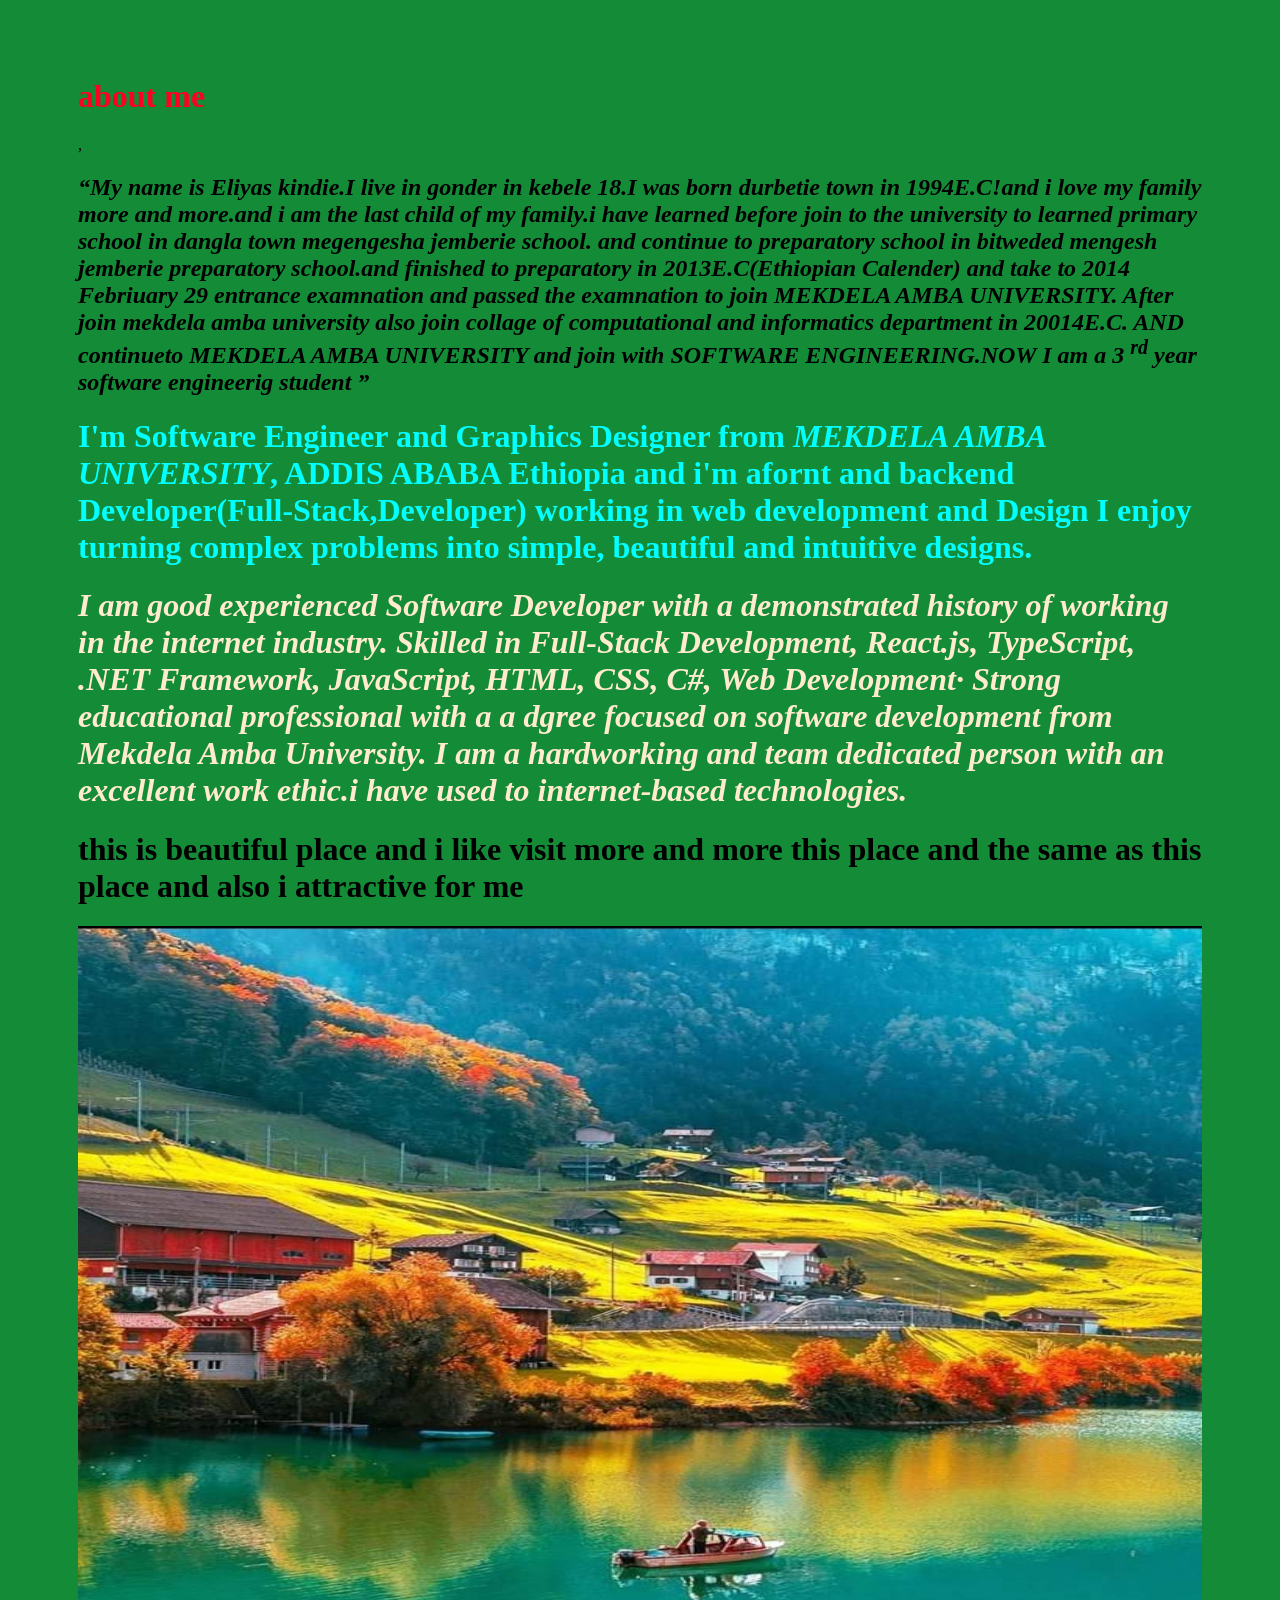
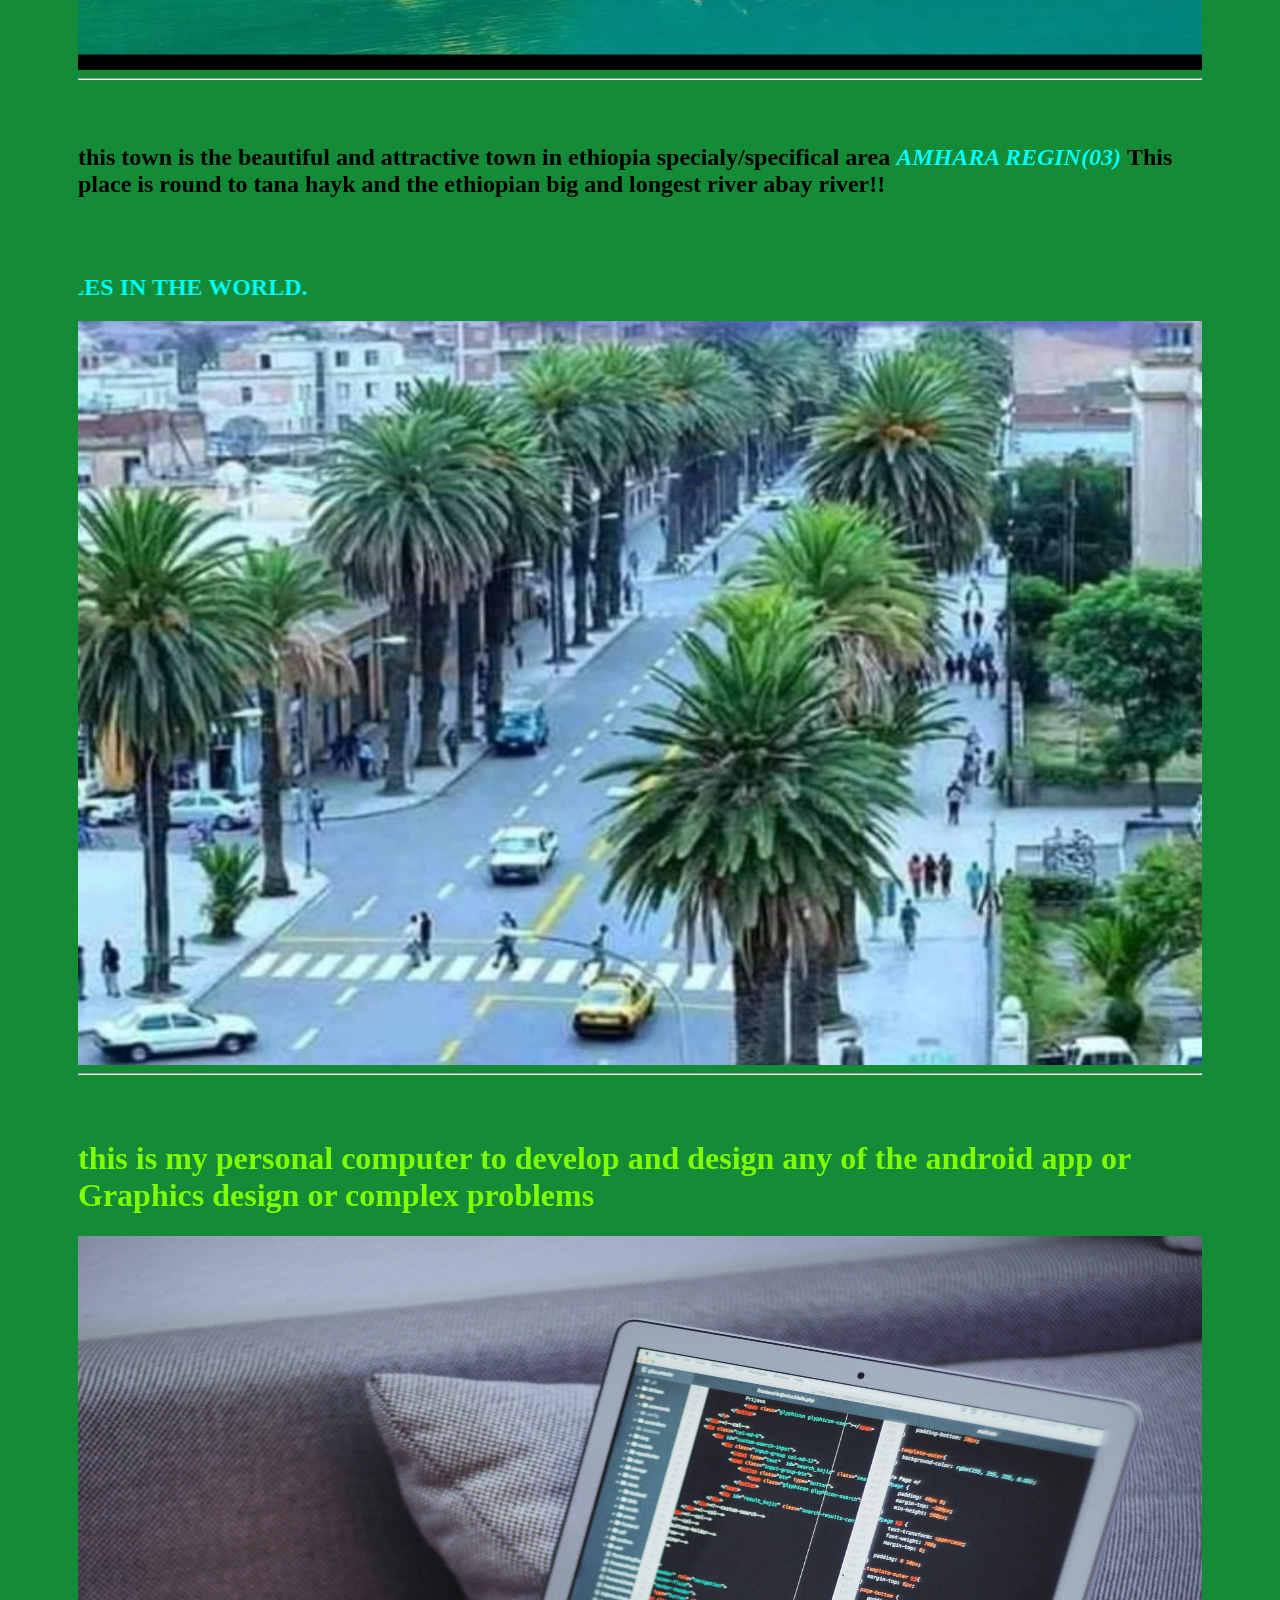
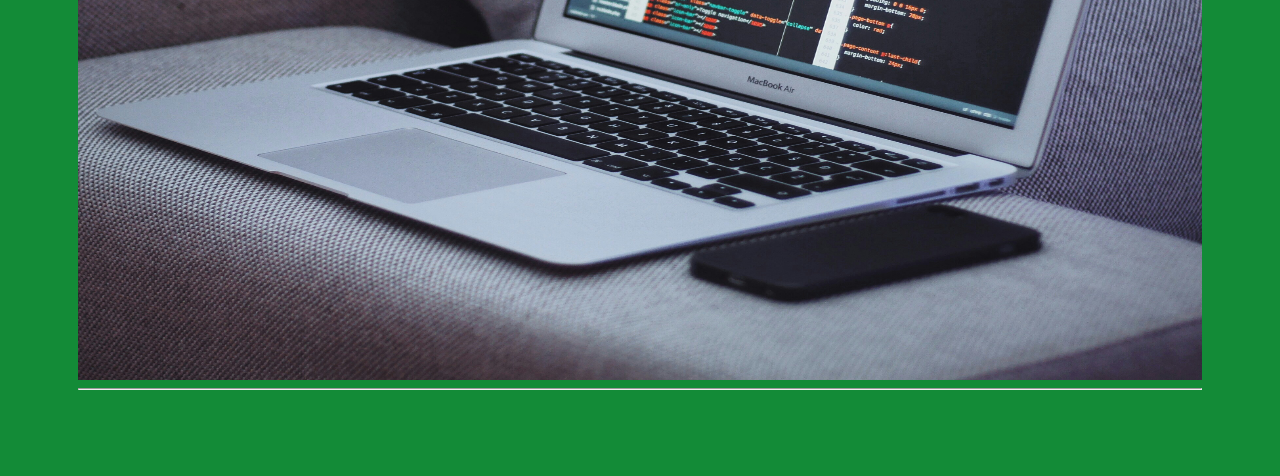
<file: about.html>
<DOCTYPE html>
    <html lang="en">
        <head>
            <h1 style="color: rgb(255, 0, 34);">about me</h1>
            <title>Document</title>
        </head>
        <body style="background-color: rgb(19, 139, 55);padding: 70px;">
            <div class="pin">
                <i><p>,<h2><Q>My name is Eliyas kindie.I live in gonder in kebele 18.I was born durbetie town in 1994E.C!and
                 i love my family more and more.and i am the last child of my family.i have learned before join to the university to learned primary school in dangla 
             town megengesha jemberie school. and continue to preparatory school in bitweded mengesh jemberie preparatory school.and finished
             to preparatory in 2013E.C(Ethiopian Calender) and take to 2014 Febriuary 29 entrance examnation and passed the examnation to join MEKDELA AMBA UNIVERSITY.
After join mekdela amba university also join collage of computational and informatics department in 20014E.C.
                  AND continueto MEKDELA AMBA UNIVERSITY and join with SOFTWARE  ENGINEERING.NOW I am a 3 <sup>rd</sup> year
                   software engineerig student </Q></h2></p></i>
                   </div>
            <i class="fa fa-search"></i>
            <h1 style="color: aqua;">I'm Software Engineer and
                 Graphics Designer from <i>MEKDELA AMBA UNIVERSITY</i>, ADDIS ABABA Ethiopia
                and i'm afornt and backend Developer(Full-Stack,Developer)
                 working in web development and Design
                 I enjoy turning complex problems into simple, beautiful and intuitive designs.

            </h1>
        <i><h1 style="color: blanchedalmond;"> I am good experienced Software Developer with 
            a demonstrated history of working in the internet industry.
             Skilled in Full-Stack Development, React.js, 
             TypeScript, .NET Framework, JavaScript, HTML, CSS, C#,
             Web Development· Strong educational professional with a 
              a dgree  focused on software development from
               Mekdela Amba University. I am a hardworking and team dedicated person
                with an excellent work ethic.i have used to
                internet-based technologies.

        </h1></i>
        <div class="main"style="background-color:aqua padding: 10%;">
            <h1>this is beautiful place and i like visit more and more this place and the same as this place and also i  attractive for me</h1>
            <img src="20210709_192422.jpg"width="100%"height="100%" alt="">
            <hr>
            <br>
            <br>
            <article>
                <h2>this town is the beautiful and attractive town in ethiopia specialy/specifical area <i style="color: aqua;">AMHARA REGIN(03) </i>This place is round to tana hayk and the ethiopian big and longest river abay river!!
                </h2><br><br>
               <marquee behavior="" direction="right"scrollamount="10%"> <h1 style="color: aqua;">PLEAS VISIT THIS TOWN ALL PEOPLES IN THE WORLD.</h1></marquee>
            <img src="bd.jpg" width="100%"height="100%" alt="" ></a>
        </article>
        
            <hr>
       <br>
       <br>
       <h1 style="color: chartreuse;">this is my personal computer to develop and design any of the android app or Graphics design or complex problems </h1>
       <img src="goran-ivos-iacpoKgpBAM-unsplash.jpg"width="100%"height="100%" alt="">
    </div>
    <hr>
        </body>
    </html>
</file>
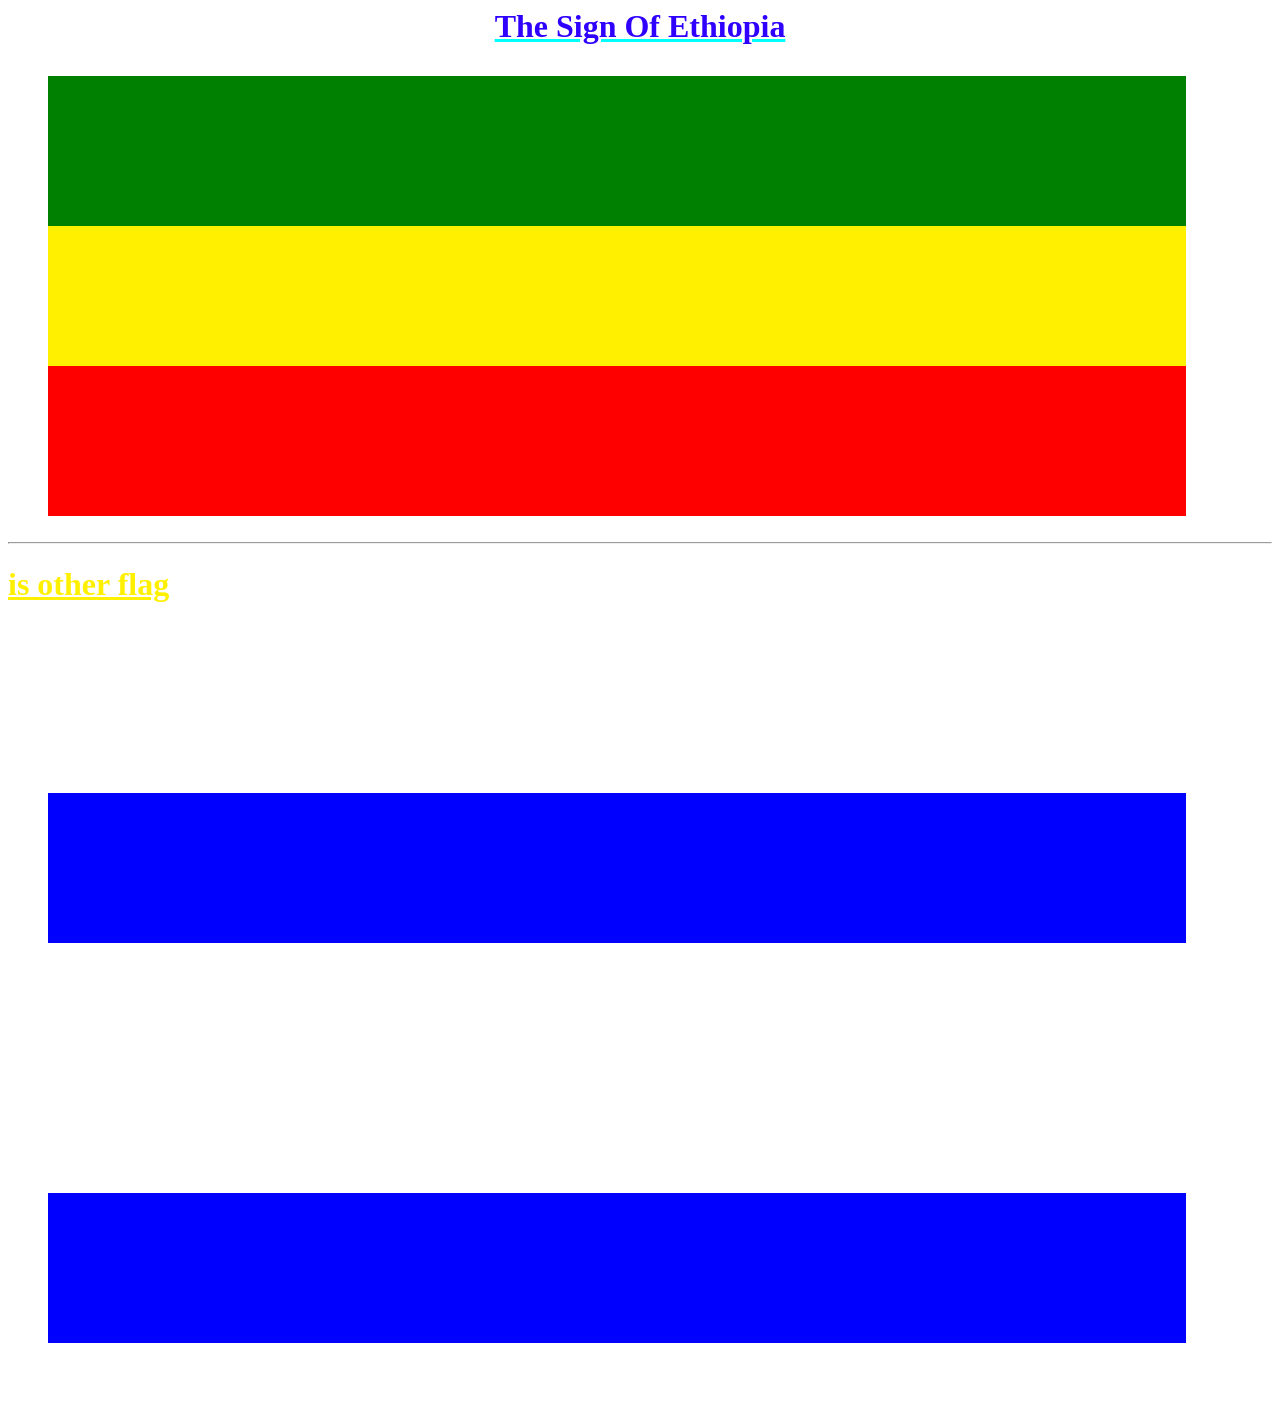
<file: color.html>
<html lang="en">
<head>
    <meta charset="UTF-8">
    <meta name="viewport" content="width=, initial-scale=1.0">
    <title>Document</title>
</head>
<body style="color: aqua;">
   <u> <h1 style="color: #2f00ff;text-align: center;">The Sign Of Ethiopia </h1></u>
    <div style="background-color: green;
    width: 90%;
    height: 150px;
    position: relative;
    top: 10px;
    left: 40px;
    z-index: 2">
    </div>
    <div style="background-color: #fff000;
    width: 90%;
    height: 150px;
    position: relative;
    top: 10px;
    left: 40px;
    z-index: 2">
    </div>
    <div>
        <div style="background-color:red;
    width: 90%;
    height: 150px;
    position: relative;
    top: 10%;
    left: 40px;
    z-index: 2">
    </div>
    </div>
    <br>
    <hr>
   <h1 > <b style="color: #fff000;"> <u>is other flag</u> </b></h1>
        <div style="background-color:white;
        width: 90%;
        height: 80px;
        position: relative;
        top: 10%;
        left: 40px;
        z-index: 2">
    </div>
    
    <div style="background-color:blue;
    width: 90%;
    height: 150px;
    position: relative;
    top: 10%;
    left: 40px;
    z-index: 2">
</div>
<div style="background-color:white;
width: 90%;
height: 250px;
position: relative;
top: 10%;
left: 40px;
z-index: 2">
</div>

<div style="background-color:blue;
width: 90%;
height: 150px;
position: relative;
top: 10%;
left: 40px;
z-index: 2">
</div>

<div style="background-color:white;
width: 90%;
height: 80px;
position: relative;
top: 10%;
left: 40px;
z-index: 2">
</div>
</body>
</html>
</file>
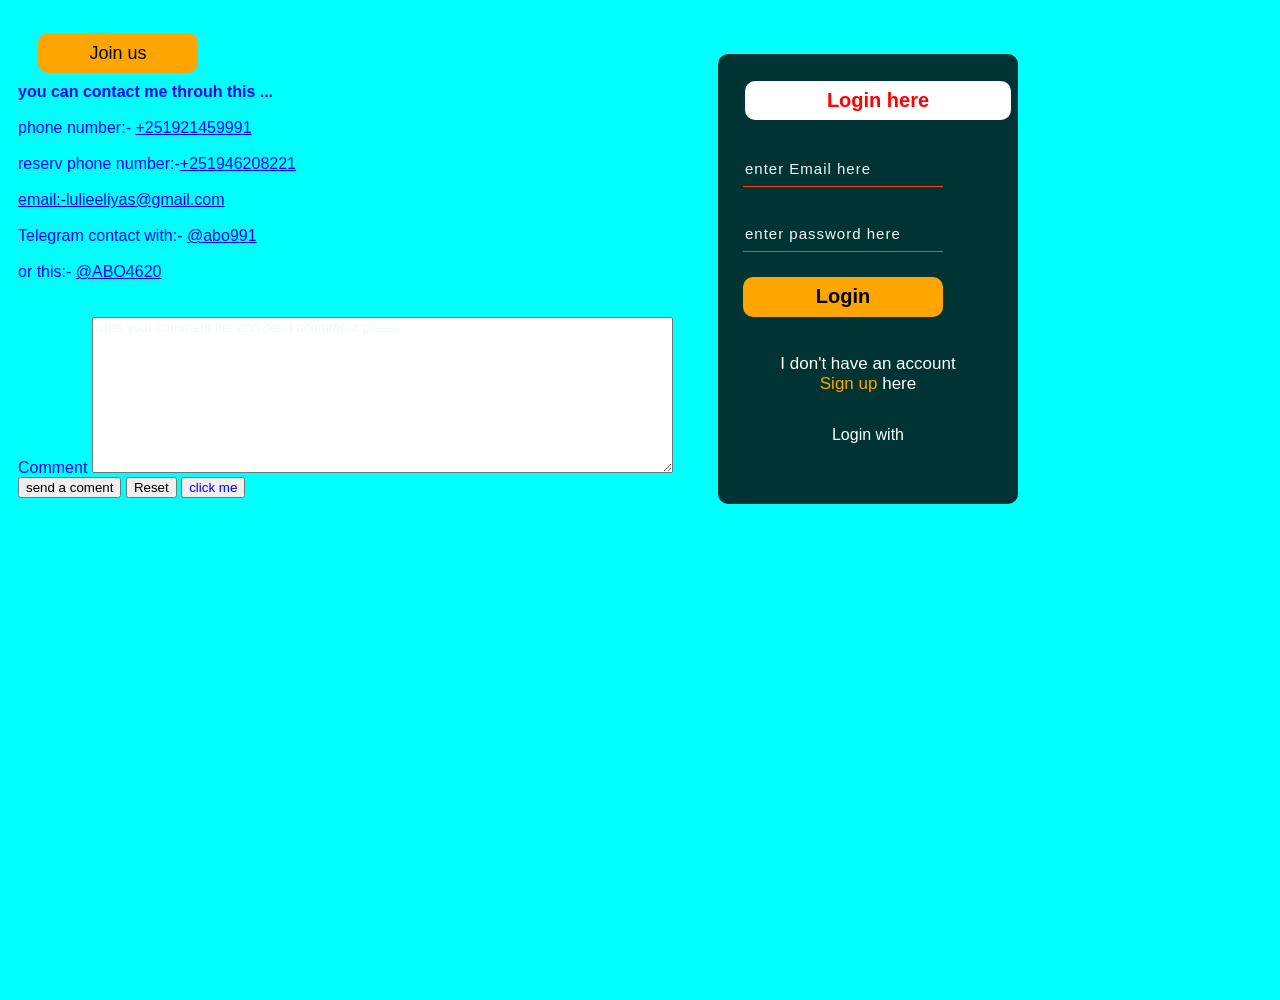
<file: contact.html>
<html lang="en">
<head>
    <meta charset="UTF-8">
    <meta name="viewport" content="width=device-width, initial-scale=1.0">
    <title>Document</title>
    <style>
    
.Contact{
    width: 1000px;
    height: auto;
    margin: 10px;
    justify-content: center;
    align-items: center;
    font-family: "Raleway",sans-serif;
    margin-top: -10%;
    color: white;position: relative;
}
.form{
    margin-top: -8%;
    padding-left: 20%;
    text-align: left;
}
.Contact .par{
    padding-left: 20px;
    padding-bottom: 25px;
    font-family: Arial;
    letter-spacing: 1.2px;
    line-height: 30px;
}
.Contact h1{
font-family: 'Times New Roman';
font-size: 50px;
padding-left: 20px;
margin-top: 10px;
letter-spacing: 2px;

}
.Contact .cn{
    width: 160px;
    height: 40px;
    background: orange;
    border: none;
    margin-bottom: 10px;
    margin-left: 20px;
    font-size: 18px;
    border-radius: 10px;
    cursor: pointer;
    transition: .4s case;
}
.Contact .cn a{
    text-decoration: none;
color: black;
transition: .3s case;
}
.cn:hover{
    background-color: white;
}
.Contact span{
    color: aqua;
    font-size: 60px;
}
.form{
    width: 250px;
    height: 400px;
    background: linear-gradient(to top,rgba(0,0,0,0.8)50%,rgba(0,0,0,0.8)50%);
    position: absolute;
    top: 250px;
    left: 700px;
    border-radius: 10px;
    padding: 25px;

}
.form h2{
    width: 250px;
    font-family: sans-serif;
    text-align: center;
    color: red;
    font-size: 20px;
    background-color: white;
    border-radius: 10px;
    margin: 2px;
    padding: 8px;
}
.form input{
    width: 200px;
    height: 35px;
    background: transparent;
    border: 1px solid orangered;
    border-top: none;
    border-right: none;
    border-left: none;
    color: chartreuse;
    font-size: 15px;
    letter-spacing: 1px;
    margin-top: 30px;
    font-family: sans-serif;
}
.form input:focus{
    outline: none;

}
::placeholder{
    color: aliceblue;
    font-family: Arial;

}
.btrn{
    width: 200px;
    height: 40px;
background: orange;
border: none;
margin-top: 25px;
font-size: 20px;
border-radius: 10px;
cursor: pointer;
color: gainsboro;
transition: .4s case;
}
.btrn:hover{
    background-color: aliceblue;
    color: aqua;
}
.btrn a{
text-decoration: none;
color: black;
font-weight: bold;
}
.form .link{
    font-family: Arial, Helvetica, sans-serif;
font-size: 17px;
padding-top: 20px;
text-align: center;
}
.form .link a{
    text-decoration: none;
    color: orange;
}
.liw{
    padding-top: 15px;
    padding-bottom: 10px;
    text-align: center;
}
.icons{
    text-decoration: none;
    color: antiquewhite;
}
.icon ion-icon{
    color: aqua;
    font-size: 25px;
    padding-left: 14px;
    padding-top: 5px;
}
    

    </style>
</head>
<body bgcolor="aqua">
<div class="Contact">
    <h1>web design and <br>Development</h1>
    <button class="cn"><a href="join us">Join us</a></button>
        <div style="color: blue;">
<b style="color: blue;">you can contact me throuh this ...</b><br><br>
phone number:- <ins>+251921459991</ins> <br><br>
reserv phone number:-<ins>+251946208221</ins><br><br>
<a href="lulieeliyas@gmail.com" where="search on google">email:-lulieeliyas@gmail.com </a><br><br>
Telegram contact with:-
<a href="@abo991">@abo991 </a><br><br>
 or this:-
<a href="@ABO4620">@ABO4620 </a><br><br><br>
<form name="comment-form" method="post">        
    <label>Comment</label>
    <textarea name="comment"rows="10" cols="70" text-align="center" value="write yourcoment her" placeholder="write your comment her and send acomment please"></textarea><br>
    <input type="submit" value="send a coment">
    <input type="reset">
    <button style="color: blue;" onclick="alert('pleas insert the correct value')">click me</button><br>
        </div>
    </form>
    <div class="form">
    <h2>Login here</h2>
    <input type="Email" name="Email" placeholder="enter Email here">
    <input type="password" name="" placeholder="enter password here">
    <button class="btrn"><a href="login">Login</a></button>
    <p class="link">I don't have an account<br>
    <a href="sign up">Sign up</a> here</a></p>
    <p class="liw">Login with</p>

    <div class="icons">
    <a href="facebook"><ion-icon name="logo.facebook"> </a>
        <a href="instagram"><ion-icon name="logo.instagram"> </a>
            <a href="tiwter"><ion-icon name="logo.tiwter"> </a>
                <a href="google"><ion-icon name="logo.google"> </a>
                    <a href="skype"><ion-icon name="logo.skype"> </a>
                        <br>
                    </div>
</body>
</html>
</file>
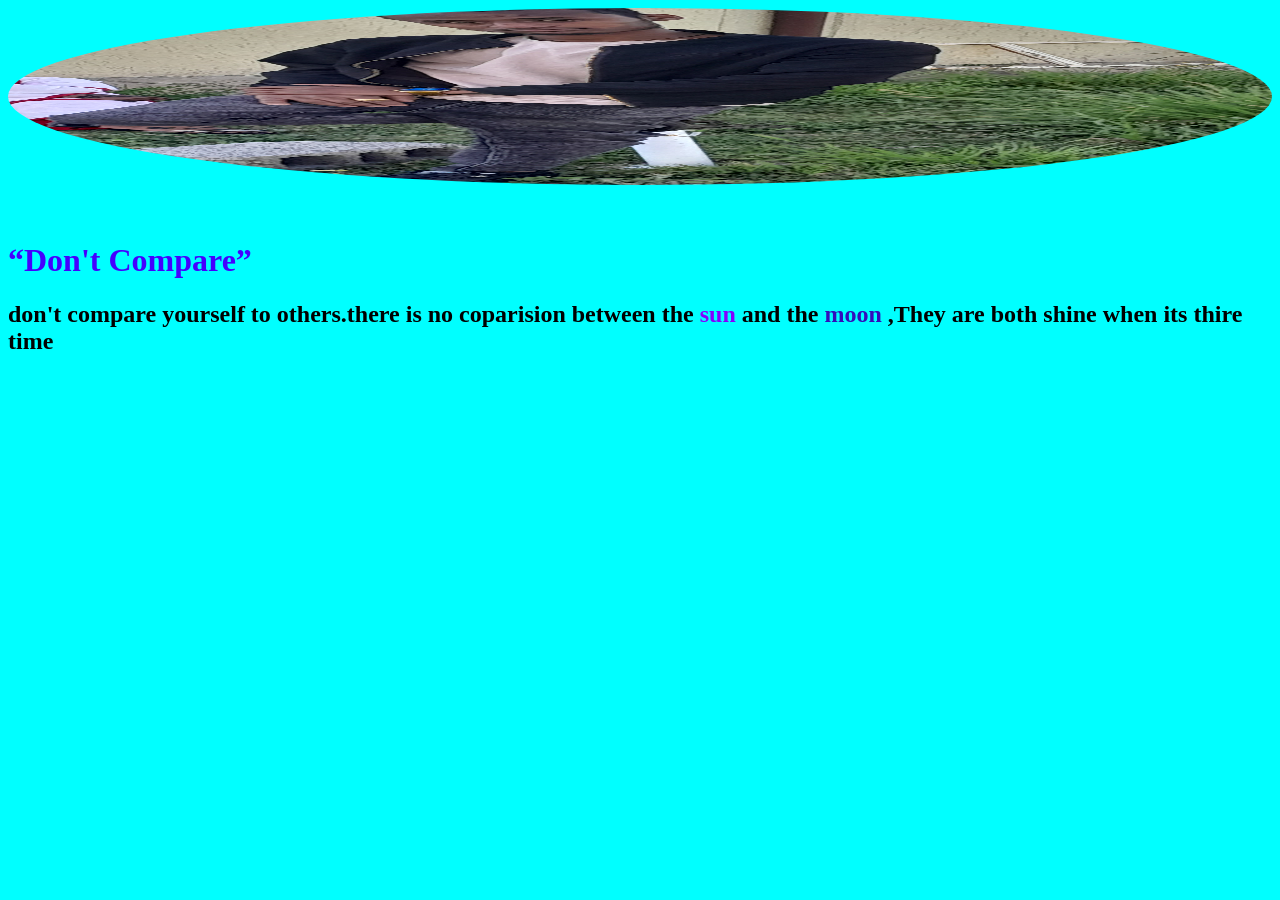
<file: firstcol.html>
<html lang="en">
<head>
    <meta charset="UTF-8">
    <meta name="viewport" content="width=device-width, initial-scale=1.0">
    <title>Document</title>
    <style>
        *{
            text-decoration: none;
        }
        .pa a{
    
       text-decoration: dotted;
       padding-left:70px;
       padding-right: 40px;
       font-size: 20px;
    

        }
        img{
            background: blue;
            height: 20%;
        }
        :hover{
            background-color: rgb(42, 165, 128);
          
        }

    </style>
</head>
<body bgcolor="aqua">
    <div class="pa">
        <img src="elaye.jpg" width="100%"height="100%" style="border-radius: 100%;"><br> <br><br>
  <h1><q style="color: rgb(68, 0, 255);">Don't Compare</q></h1>
<h2>don't compare yourself to others.there is no coparision between the <b style="color: rgb(132, 0, 255);">sun </b>and the <b style="color: rgb(51, 13, 187);">moon</b> ,They are both shine when its thire time</h2>
</div>
</body>
</html>
</file>
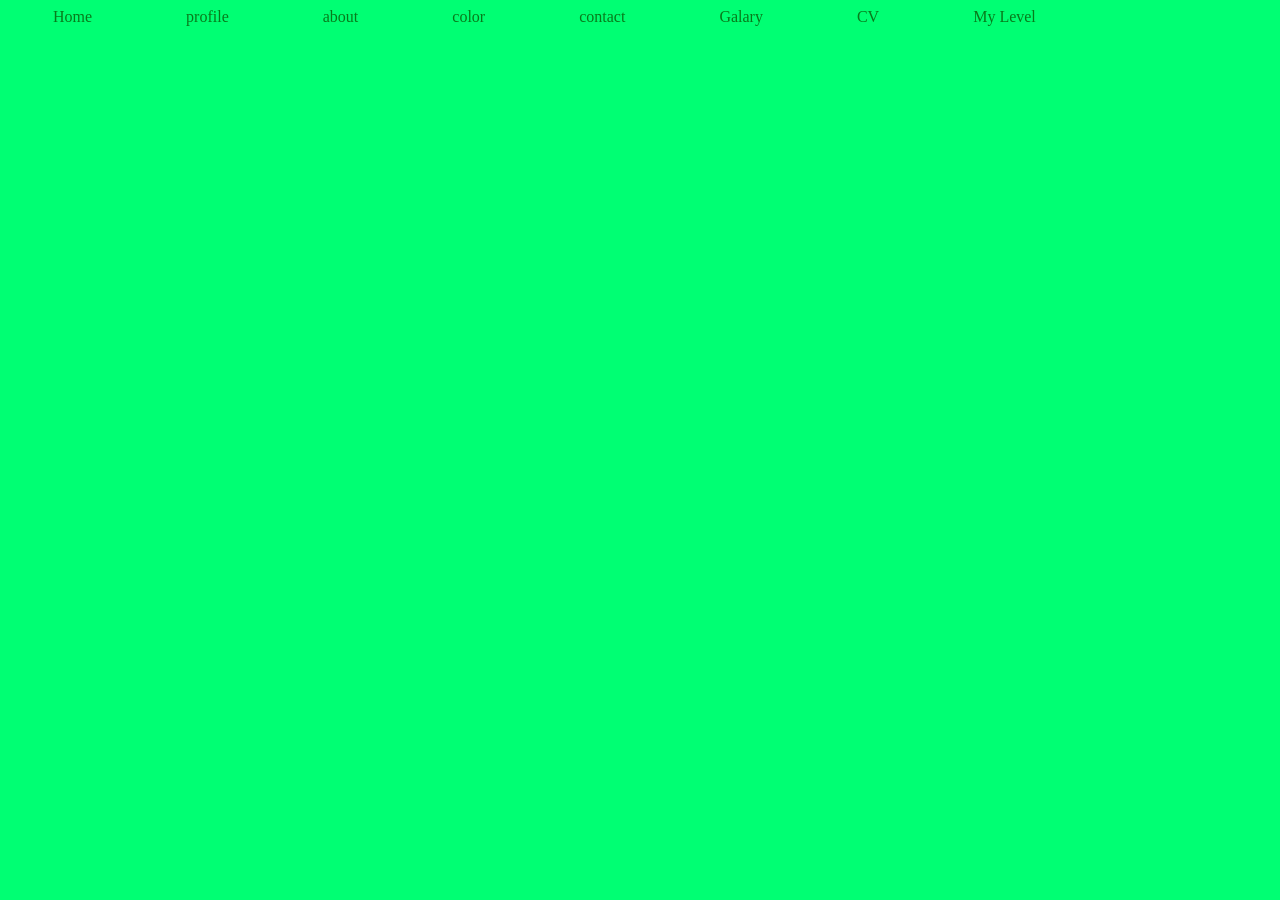
<file: firstrow.html>
<html lang="en">
<head>
    <meta charset="UTF-8">
    <meta name="viewport" content="width=, initial-scale=1.0">
    <title>Document</title>
    <base href="" target="tar">
    <style>
        body{
            background-color: rgb(0, 255, 115);
        }
        .home a{
            text-decoration: none;
            color: rgb(8, 122, 27);
            display: inline-block;
            padding: 0px 45px;
            
        }
     a:hover{
        background-color: aqua;

        }
    </style>

</head>

<body >
    
    <div class="home">
    <a href="Home.html">Home</a>
    <a href="profile.html">profile</a>
    <a href="about.html">about</a>
    <a href="color.html"target="tar">color</a>
    <a href="contact.html">contact</a>
    <a href="gallary.html">Galary</a>
    <a href="CV.html">CV</a>
    <a href="my level.html">My Level</a>
   
</div>
</body>
</html>
</file>
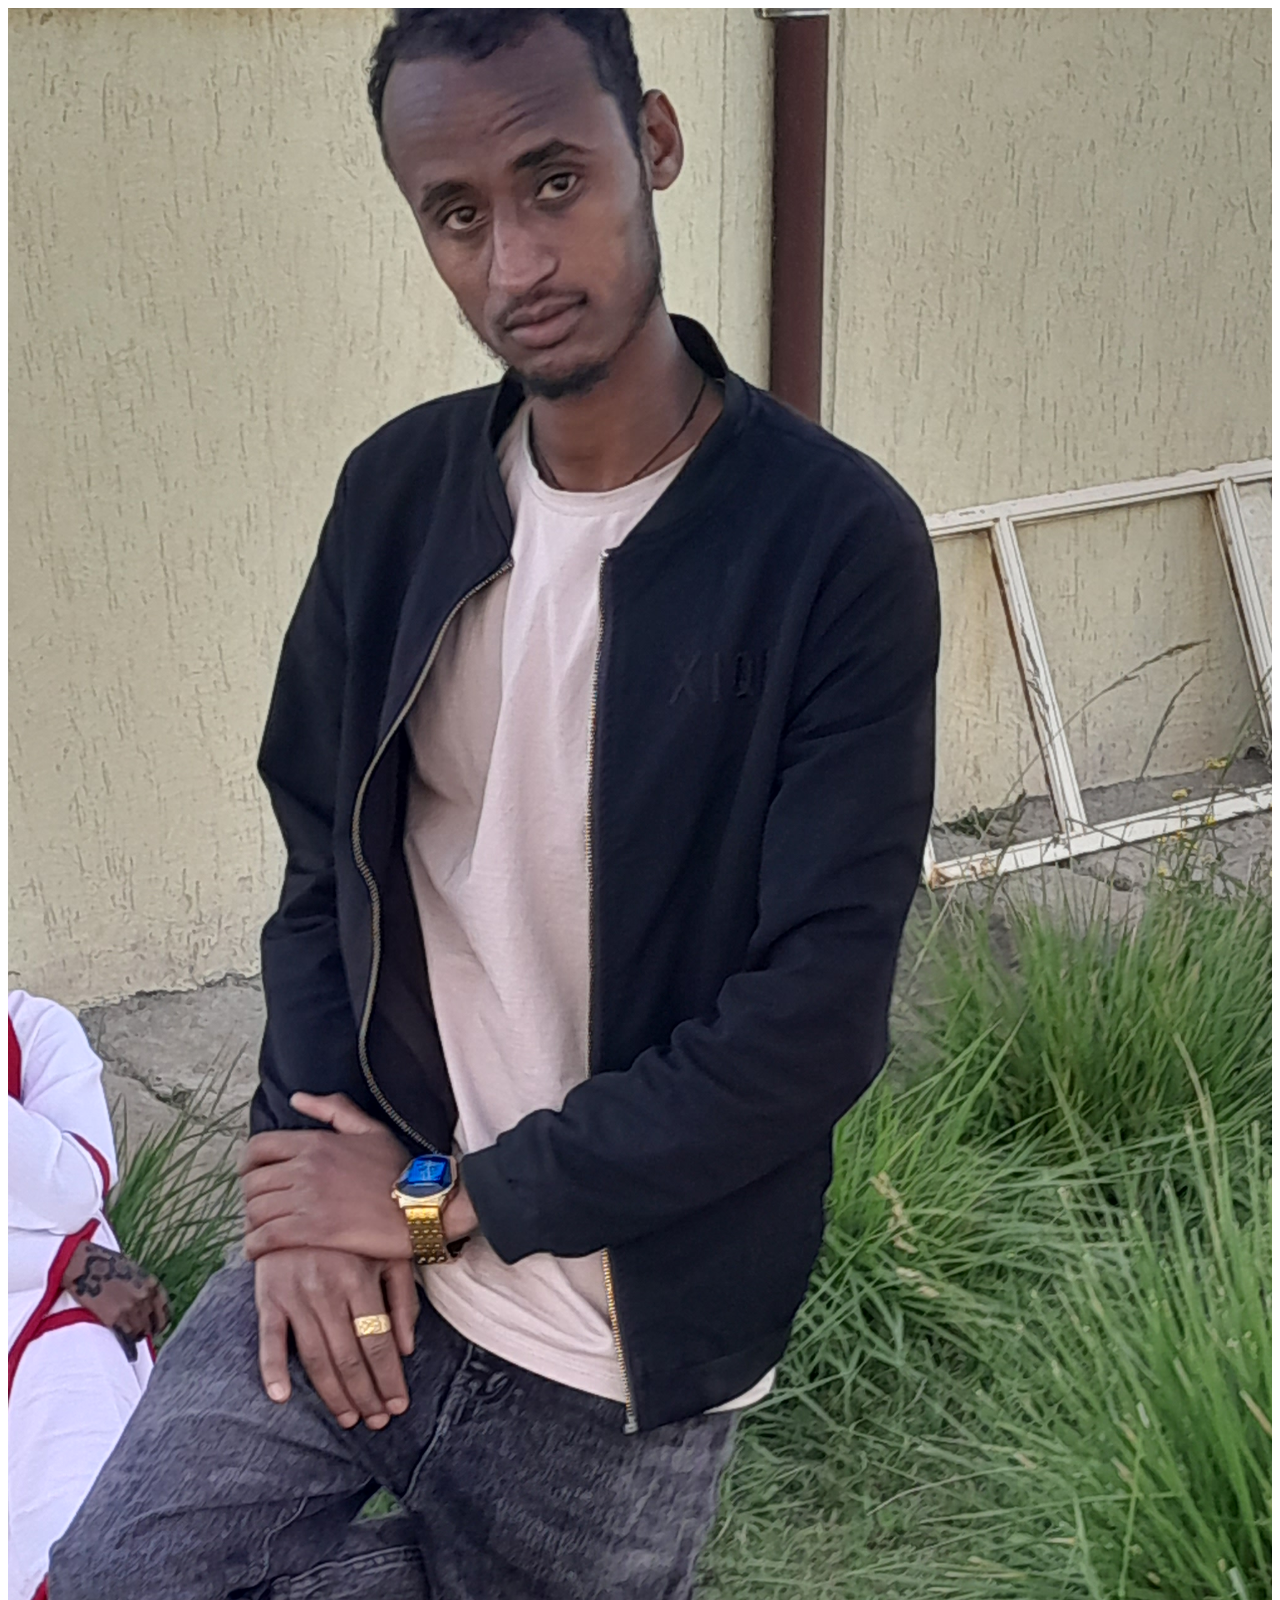
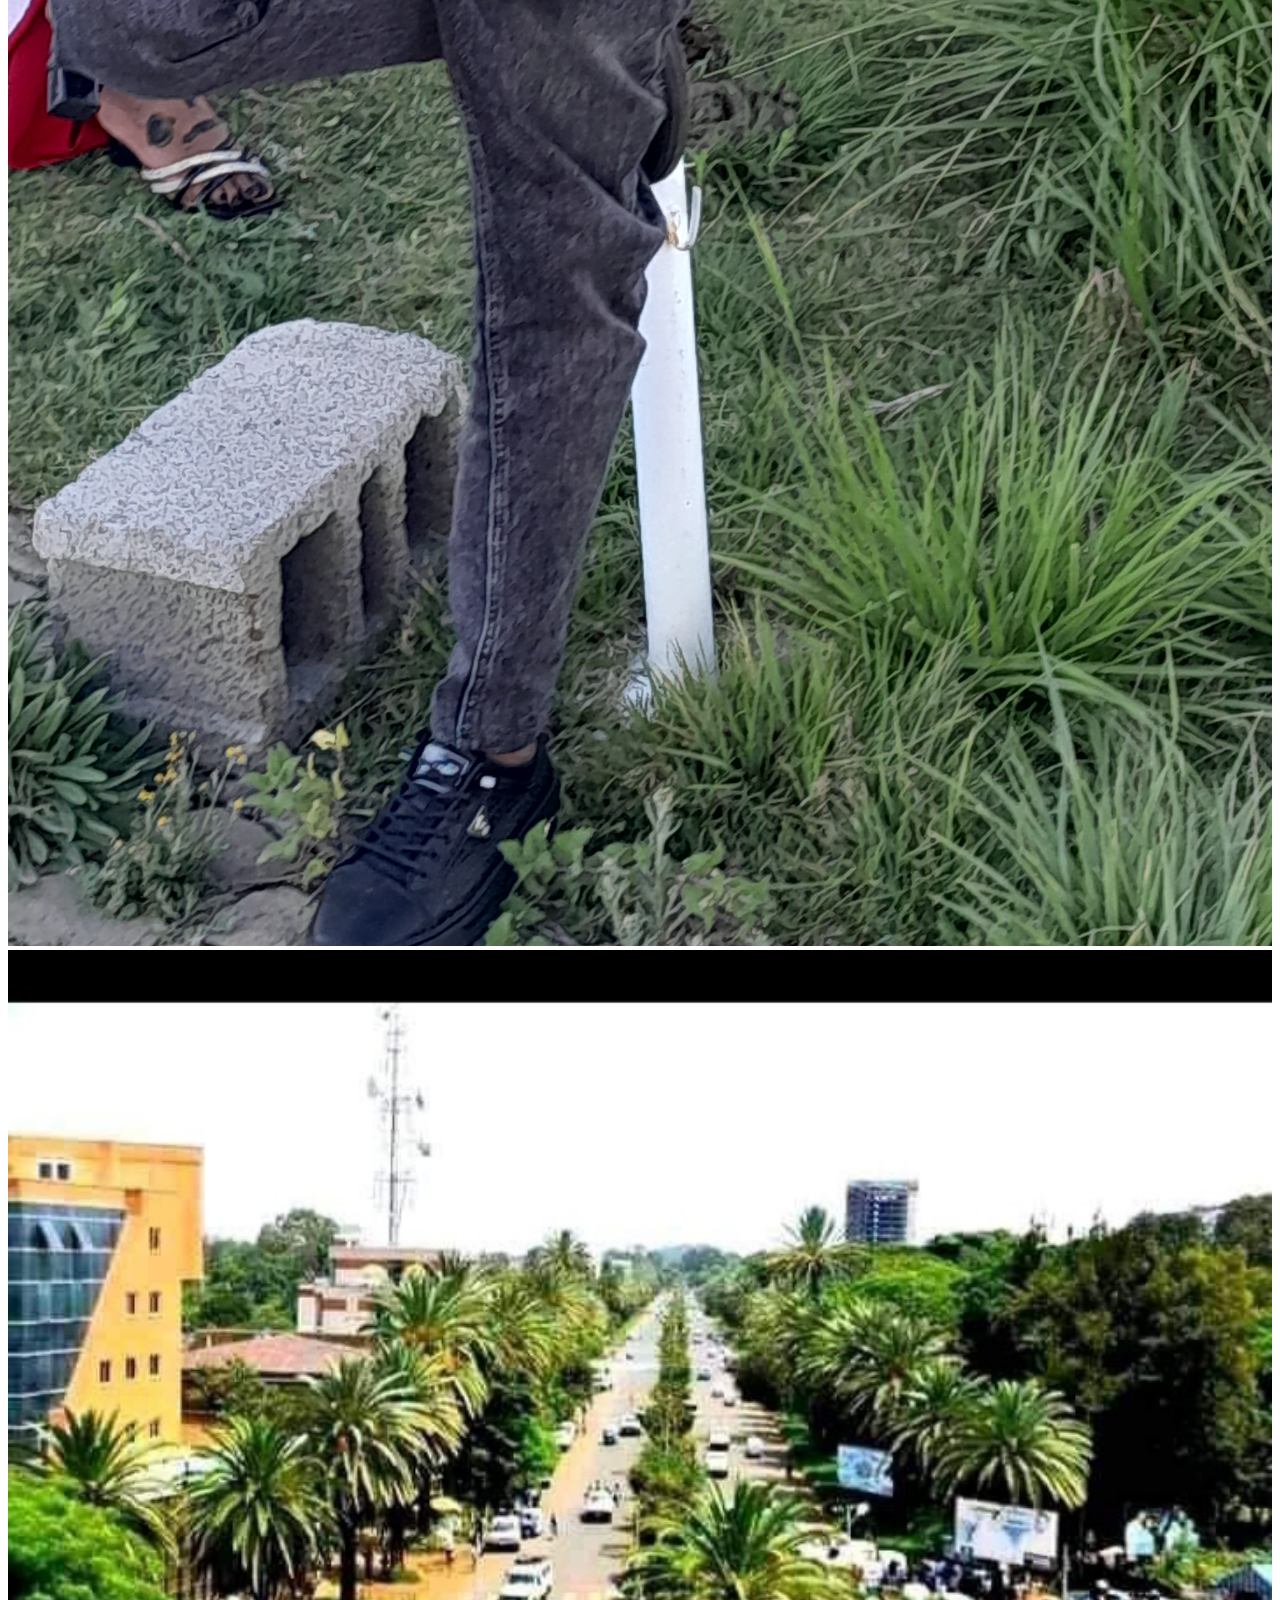
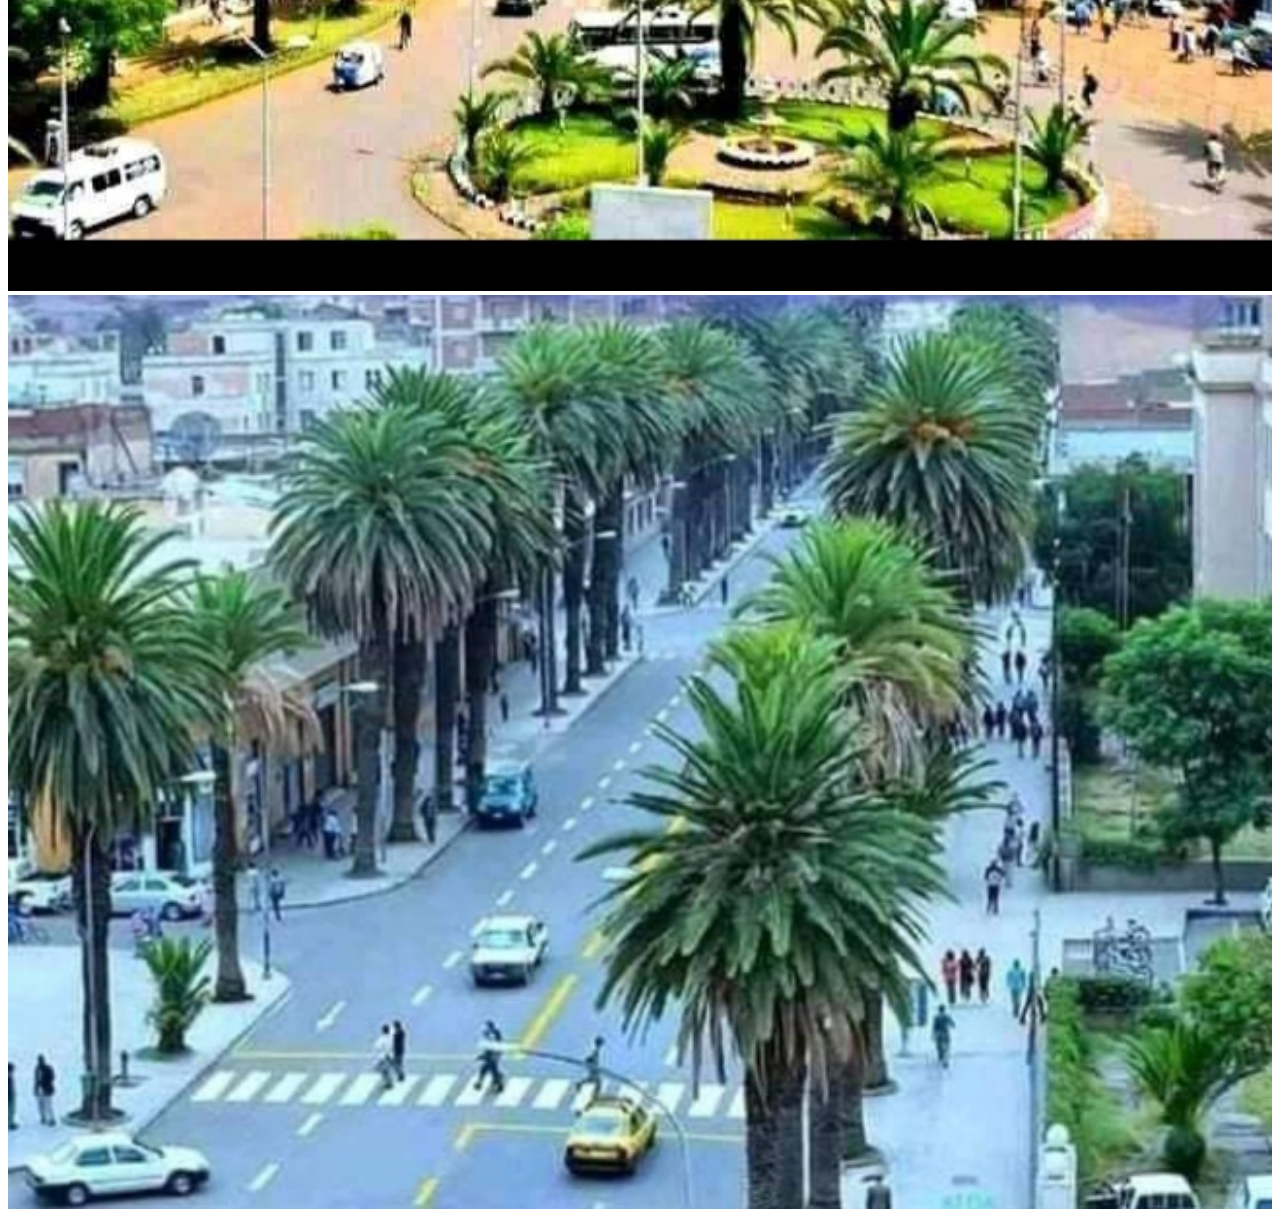
<file: gallary.html>
<!DOCTYPE html>
<html lang="en">
<head>
    <meta charset="UTF-8">
    <meta name="viewport" content="width=device-width, initial-scale=1.0">
    <title>Document</title>
</head>
<body>
    <img src="elaye.jpg" width="100%"height="100%">
    <img src="20210703_141017.jpg" width="100%"height="100%">
    <img src="images/bd.jpg" width="100%"height="100%">
</body>
</html>
</file>
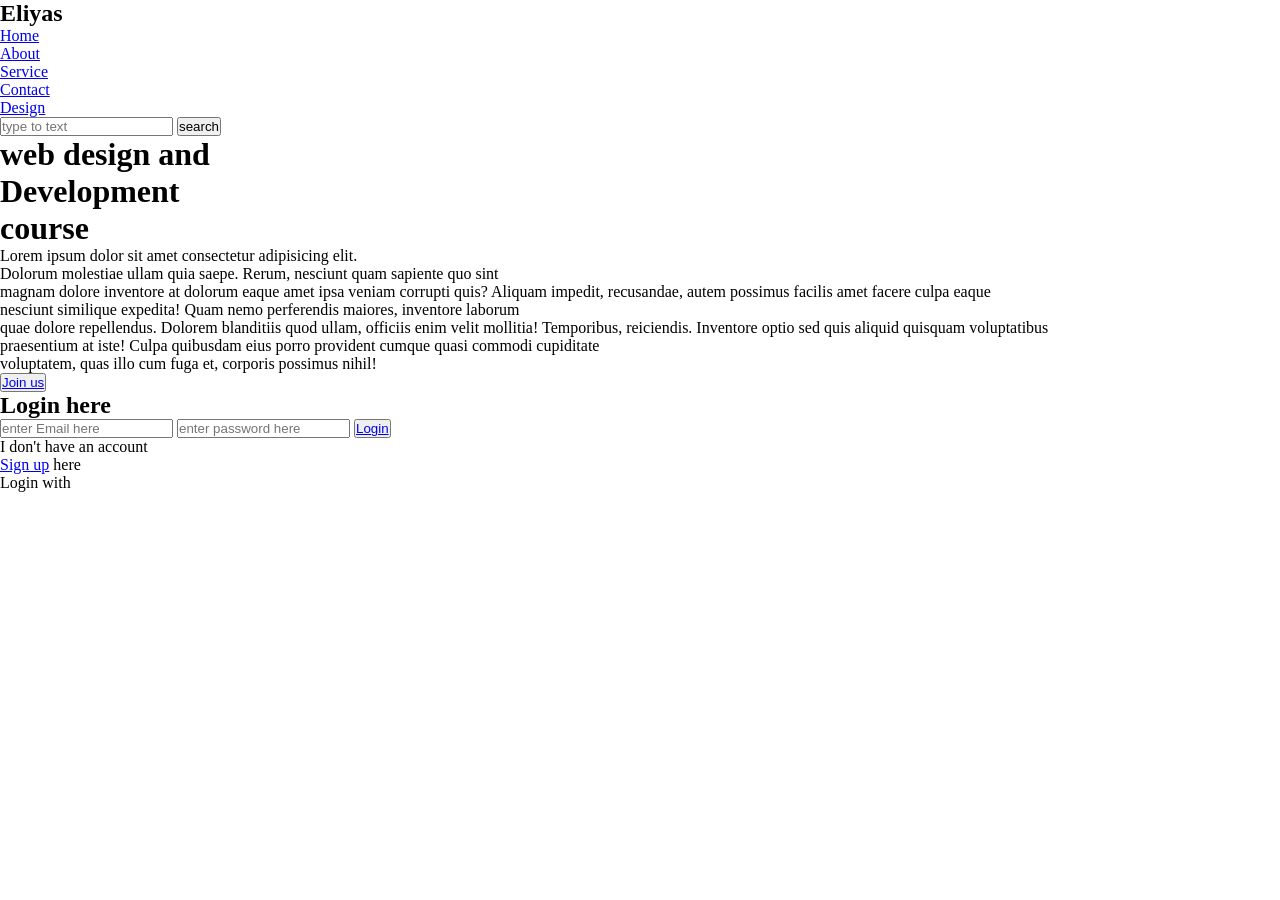
<file: gggggg.html>
<!DOCTYPE html>
<html>
<head>
    <title>my wab design</title>
    <link rel="stylesheet" href="style.css">
</head>
<body>
    <div class="main">
<div class="navbar">
<div class="icon">
<h2 class="logo">Eliyas</h2>
</div>
<div class="menu">
    <ul>
        <li><a href="Home">Home</a></li>
        <li><a href="About">About</a></li>
        <li><a href="Service">Service</a></li>
        <li><a href="Contact">Contact</a></li>
        <li><a href="Design">Design</a></li>
    </ul>

</div>
<div class="search">
    <input class="srch" type="search" name="" placeholder="type to text">
<a href="#"><button class="btn">search</button></a>
</div>
</div>
<div class="Contact">
<h1>web design and <br><span>Development</span><br>course</h1>
<p class="par">Lorem ipsum dolor sit amet consectetur adipisicing elit.<br>
     Dolorum molestiae ullam quia saepe. Rerum, nesciunt quam sapiente quo sint<br>
      magnam dolore inventore at dolorum eaque amet ipsa veniam corrupti quis?
Aliquam impedit, recusandae, autem possimus facilis amet facere culpa eaque <br>
nesciunt similique expedita! Quam nemo perferendis maiores, inventore laborum <br>
quae dolore repellendus. Dolorem blanditiis quod ullam, officiis enim velit mollitia!
Temporibus, reiciendis. Inventore optio sed quis aliquid quisquam voluptatibus <br>
praesentium at iste! Culpa quibusdam eius porro provident cumque quasi commodi cupiditate <br>
voluptatem, quas illo cum fuga et, corporis possimus nihil!</p>
<button class="cn"><a href="#">Join us</a></button>
<div class="form">
<h2>Login here</h2>
<input type="Email" name="Email" placeholder="enter Email here">
<input type="password" name="" placeholder="enter password here">
<button class="btrn"><a href="#">Login</a></button>
<p class="link">I don't have an account<br>
<a href="#">Sign up</a> here</a></p>
<p class="liw">Login with</p>
<div class="icons">
<a href="#"><ion-icon name="logo.facebook"> </a>
    <a href="#"><ion-icon name="logo.instagram"> </a>
        <a href="#"><ion-icon name="logo.tiwter"> </a>
            <a href="#"><ion-icon name="logo.google"> </a>
                <a href="#"><ion-icon name="logo.skype"> </a>
</div>
</div>
</div>
    </div>
    <script src=""></script>
</body>
</html>
</file>
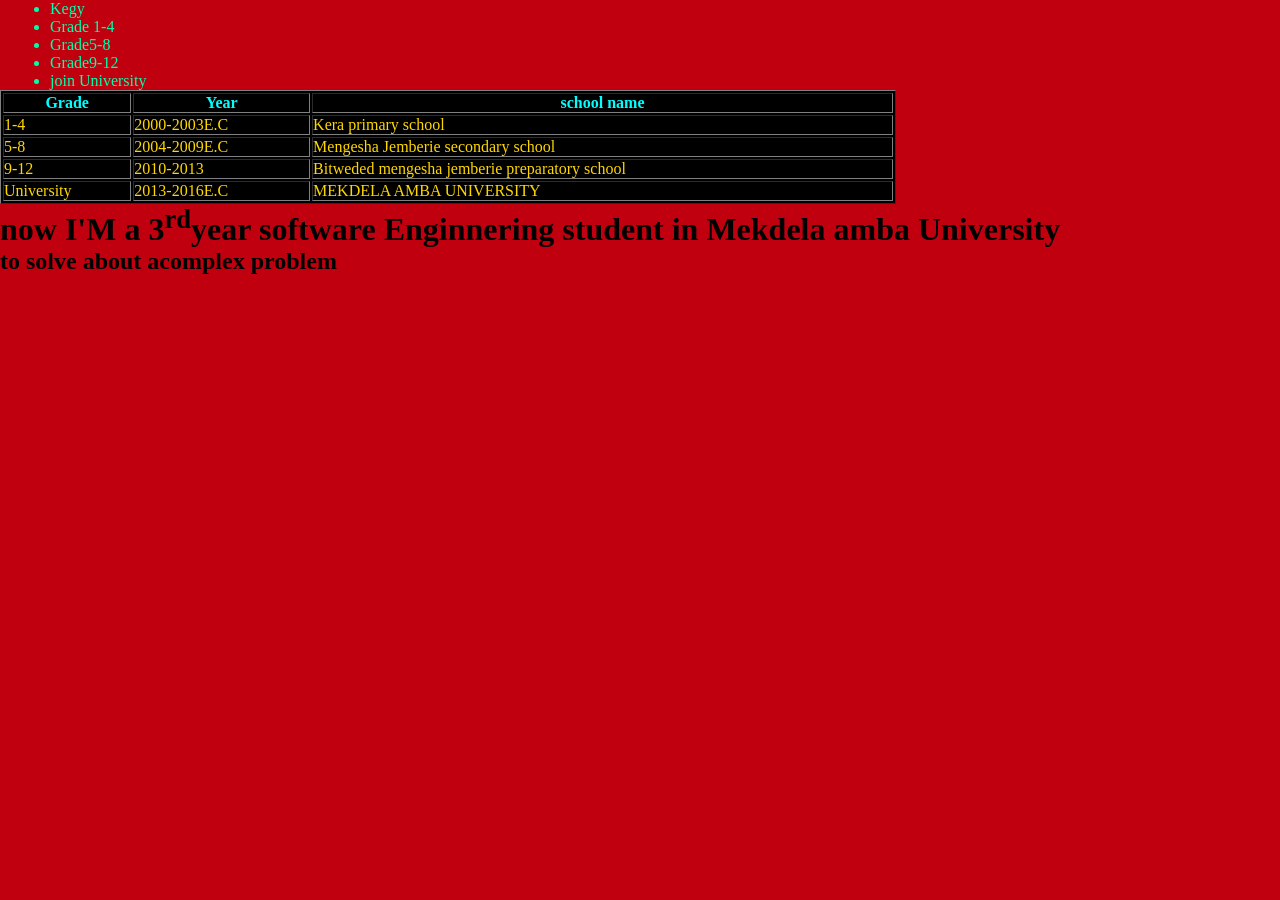
<file: my level.html>
<!DOCTYPE html>
<html lang="en">
<head>
    <meta charset="UTF-8">
    <meta name="viewport" content="width=device-width, initial-scale=1.0">
    <title>lerning level</title>
    <link rel="stylesheet" href="style.css" target="tar">
    <a href=""></a>
</head>
<body bgcolor="color:blue">
    <ul style="color: rgb(0, 255, 170) ;padding-left: 50px;">
        <li>Kegy</li>
        <li> Grade 1-4</li>
        <li>Grade5-8</li>
        <li>Grade9-12</li>
        <li>join University</li>
    </ul>
    <table  border="1px"width="70%" height="100%" bgcolor="black" style="color:gold;">
    <tr style="color: aqua;">
    <th>Grade</th>
    <th>Year</th>
    <th>school name</th>
    </tr>
    <tr>
        <td>1-4</td>
        <td>2000-2003E.C</td>
        <td>Kera primary school</td>
    </tr>
    <tr>
        <td>5-8</td>
        <td>2004-2009E.C</td>
        <td>Mengesha Jemberie secondary school</td>
    </tr>
    <tr>
        <td>9-12</td>
        <td>2010-2013</td>
        <td>Bitweded mengesha jemberie preparatory school</td>
    </tr>
    <tr>
        <td>University</td>
        <td>2013-2016E.C</td>
        <td>MEKDELA AMBA UNIVERSITY</td>
    </tr>
</table>
<h1>now I'M a 3<sup>rd</sup>year software Enginnering student in Mekdela amba University</h1>
<h2>to solve about acomplex problem</h2>
</body>
</html>
</file>
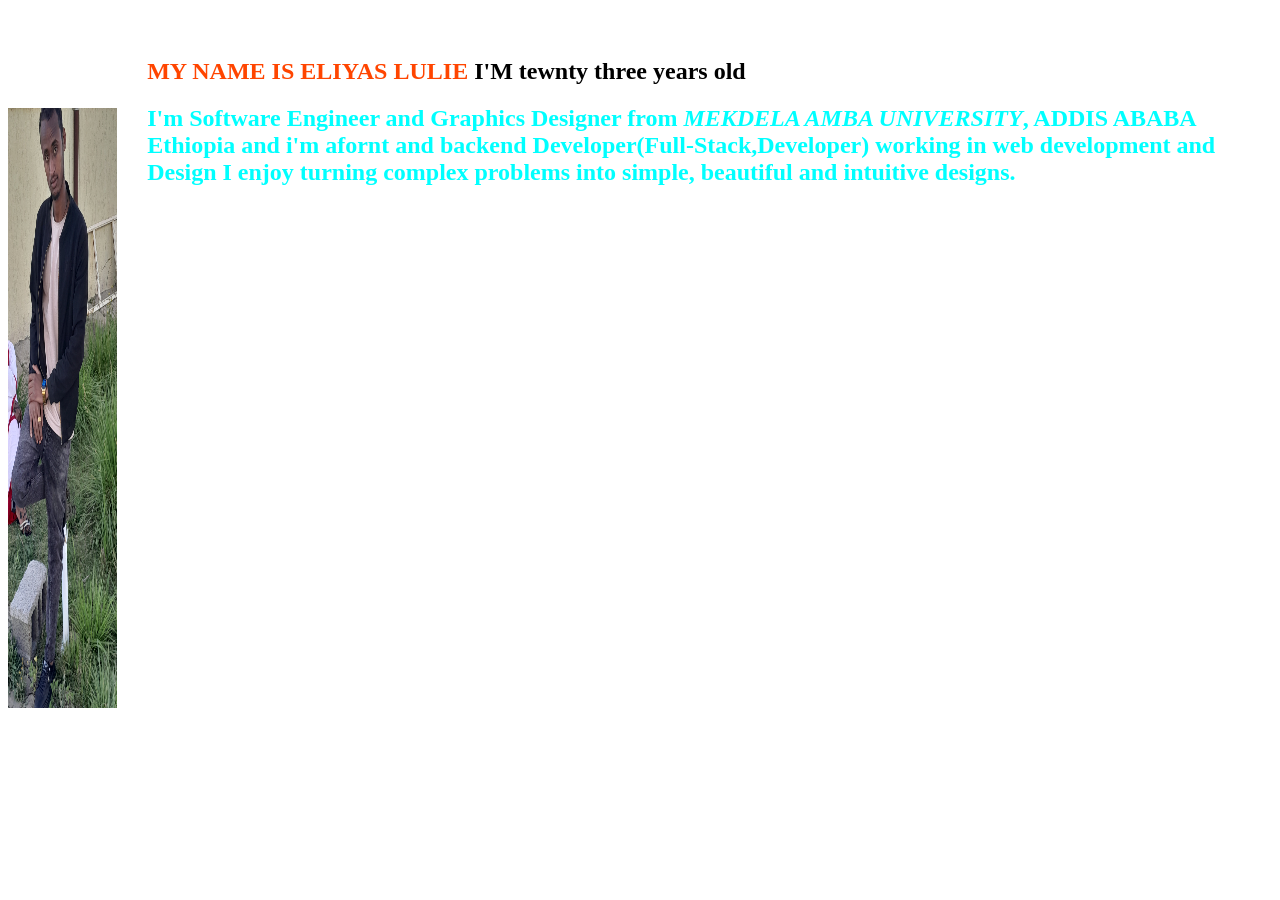
<file: profile.html>
<html lang="en">
<head>
    <meta charset="UTF-8">
    <meta name="viewport" content="width=100px, initial-scale=1.0">
    <title>Document</title>
    <style>
        .inner{
            display: flex;
    

        }.sec-two{
            padding: 30px;
        }
        .sec-one{
            margin-top: 100px;
        }
    </style>
</head>
<body>
<section class="outer">
    <div class="inner">
<div class="sec-one">
    <img src="elaye.jpg" width="100%" height="600px">
</div>
<div class="sec-two">
<p><h1><span style="color: orangered;">MY NAME IS  ELIYAS LULIE</span> I'M tewnty three years old</h1></p>
<h2 style="color: chartreuse;">
    <i class="fa fa-search"></i>
    <h1 style="color: aqua;">I'm Software Engineer and
         Graphics Designer from <i>MEKDELA AMBA UNIVERSITY</i>, ADDIS ABABA Ethiopia
        and i'm afornt and backend Developer(Full-Stack,Developer)
         working in web development and Design
         I enjoy turning complex problems into simple, beautiful and intuitive designs.
    </h1></h2>
</div>
    </div> 
</section>
</body>
</html>
</file>
<file: style.css>
*{
    margin: 0%;
    padding: 0%;
}
.mam{
    width: 100%;
    height: 20px;
    text-transform: capitalize;
    text-decoration: none;
    background: linear-gradient(to top,rgba(255,0,25.5)50%,rgba(233, 13, 13, 0.5)50%)url(C:\Users\hp\Desktop\newpage\images\240_F_724510711_HZE5jXiNLq0Eb5y7jqts7mKsMaEEHSzE.jpg);
    background-size: cover;
    
}
</file>
